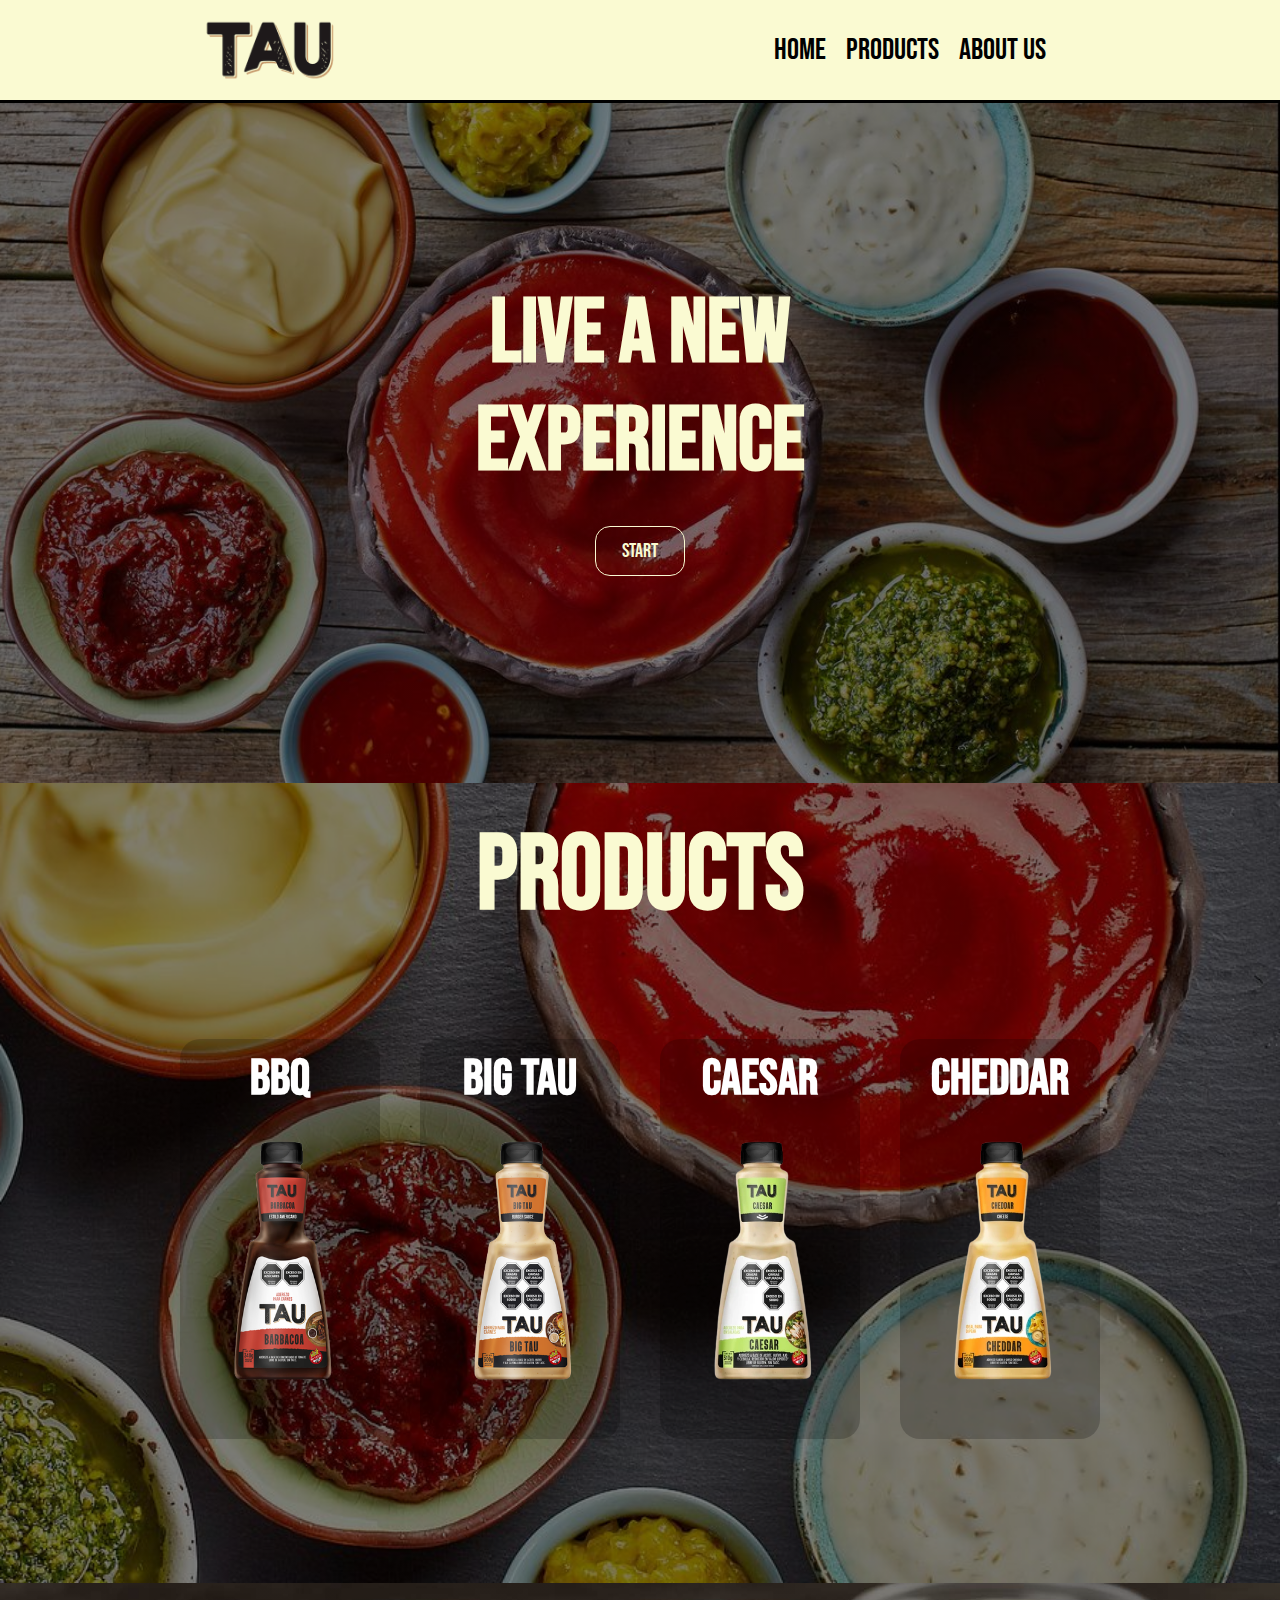
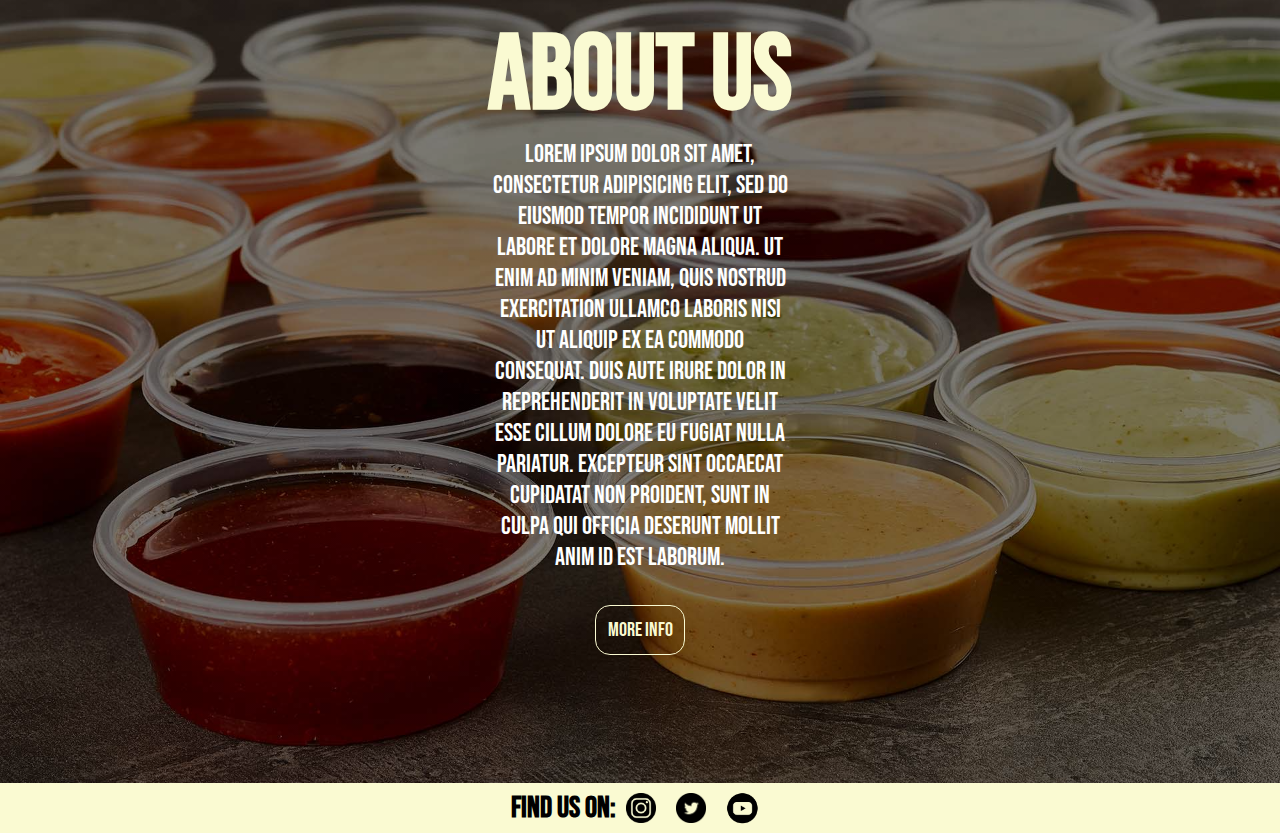
<file: index.html>
<!DOCTYPE html>
<html>
<head>
	<meta charset="utf-8">
	<meta name="viewport" content="width=device-width, initial-scale=1">
	<title>TAU</title>
	<link rel="stylesheet" type="text/css" href="style.css">
	<link rel="icon" type="image/jpg" href="img/logos/favicon.ico"/>
	<link rel="preconnect" href="https://fonts.googleapis.com">
	<link rel="preconnect" href="https://fonts.gstatic.com" crossorigin>
	<link href="https://fonts.googleapis.com/css2?family=Bebas+Neue&display=swap" rel="stylesheet">
</head>
<body>
	<header>
		<img id="logo" src="img/logos/logo.png" href="index.html">
		<img onclick="menu()" id="hamb" src="img/logos/hamb.png">
		<ul id="menudesp">
			<li><a href="index.html">HOME</a></li>
			<li><a href="#products">PRODUCTS</a></li>
			<li><a href="#aboutus">ABOUT US</a></li>
		</ul>
	</header>
	<main>
		<h2>LIVE A NEW <br> EXPERIENCE</h2>
		<a href="#aboutus"><button>START</button></a>
	</main>
	
		<section id="products">
		<h2>PRODUCTS</h2>
		<div id="muestra">
			<div class="prod"> <h3>BBQ</h3><img src="img/products/ad-1.png"></div>
			<div class="prod"> <h3>BIG TAU</h3><img src="img/products/ad-2.png"></div>
			<div class="prod"> <h3>CAESAR</h3><img src="img/products/ad-3.png"></div>
			<div class="prod"> <h3>CHEDDAR</h3><img src="img/products/ad-4.png"></div>
		</div>
	</section>
	<section id="aboutus">
		<h2>ABOUT US</h2>
		<p>Lorem ipsum dolor sit amet, consectetur adipisicing elit, sed do eiusmod
		tempor incididunt ut labore et dolore magna aliqua. Ut enim ad minim veniam,
		quis nostrud exercitation ullamco laboris nisi ut aliquip ex ea commodo
		consequat. Duis aute irure dolor in reprehenderit in voluptate velit esse
		cillum dolore eu fugiat nulla pariatur. Excepteur sint occaecat cupidatat non
		proident, sunt in culpa qui officia deserunt mollit anim id est laborum. </p>
		<a href="#"><button>MORE INFO</button></a>
	</section>
	<footer>
		<h4>FIND US ON: </h4>
		<img id="ig" src="img/logos/ig.png">
		<img id="tw" src="img/logos/tw.png">
		<img id="yt" src="img/logos/yt.png">
	</footer>
	<script type="text/javascript" src="index.js"></script>
</body>
</html>
</file>
<file: style.css>
* {
		margin: 0px;
		padding: 0px;
		scroll-behavior: smooth;
	}

	header {
		background-color: #fafad2/*#C59362*/;
		display: flex;
		justify-content: center;
		align-items: center;
		flex-direction: row;
		text-align: center;
		height: 100px;
		border-bottom: 3px solid black;
	}

	header #logo {
		width: 150px;
		height: 75px;
		margin: 0 auto;
		cursor: pointer;
	}

	header #hamb {
		width: 30px;
		height: 30px;
		margin: 0 auto;
	}

	header ul li {
		font-family: sans-serif;
		font-size: 20px;
		margin: 0px 10px 0px 10px;
		list-style: none;
		font-family: 'Bebas Neue', cursive;
	}

	header ul li a {
		text-decoration: none;
		color: black;
	}

	header ul {
		display: none;
	}

	main {
		background-image: linear-gradient(rgba(0, 0, 0, 0.5), rgba(0, 0, 0, 0.5)),url(img/backgrounds/aderezos.jpg);
		background-position: right;
		background-repeat: no-repeat;
		background-size: cover;
		width: 100%;
		height: 800px;
		display: flex;
		justify-content: center;
		align-items: center;
		font-family: 'Bebas Neue', cursive;
		font-size: 50px;
		color: lightgoldenrodyellow;
		text-align: center;
		flex-direction: column;
	}

	main h2 {
		animation-duration: 1s;
	  animation-name: fadein;
	}

	main button, section button {
		width: 90px;
		height: 50px;
		border: 1px solid #fafad2;
		background-color: transparent;
		color: #fafad2;
		font-family: 'Bebas Neue', cursive;
		font-size: 20px;
		border-radius: 15px;
		margin: 30px;
		cursor: pointer;
	}

	main a, section a {
		text-decoration: none;
		color: #fafad2;
		cursor: pointer;
	}

	main button:hover, section button:hover {
		transition: 0.5s;
		background-color: #fafad2;
		color: black;
	}

	main button a:hover, section button a:hover {
		color: black;
	}

	section {
		background-image:linear-gradient(rgba(0, 0, 0, 0.5), rgba(0, 0, 0, 0.5)), url(img/backgrounds/aderezos2.jpg);
		background-position: right;
		background-repeat: no-repeat;
		background-size: cover;
		width: 100%;
		height: 800px;
		display: flex;
		align-items: center;
		font-family: 'Bebas Neue', cursive;
		font-size: 50px;
		color: lightgoldenrodyellow;
		text-align: center;
		flex-direction: column;
	}

	section h2 {
		margin-top: 30px;
		color: #fafad2;
	}

	section p {
		font-size: 20px;
		width: 300px;
		color: white;
		width: 220px;
	}

	#products {
		background-image: linear-gradient(rgba(0, 0, 0, 0.5), rgba(0, 0, 0, 0.5)), url(img/backgrounds/aderezos3.jpg);
		height: 1900px;
	}

	#muestra {
		display: flex;
		flex-direction: column;
		align-items: center;
		justify-content: center;
	}

	.prod {
		width: 200px;
		height: 400px;
		background-color: rgba(0,0,0,0.2);
		margin: 20px;
		border-radius: 20px;
		border-color: blue;
		overflow: hidden;
		transition: 1.5s ease;
		-webkit-transition: 1.5s ease;	
	}

	.prod img {
		width: 160px;
		height: 300px;
	}

	.prod:hover {
	  cursor:pointer;
	  transform : scale(1.1);
	  -webkit-transform : scale(1.1);
	}

	#muestra h3 {
		color: white;
		margin-top: 10px;
	}

	footer {
		height: 50px;
		background-color: #fafad2;
		font-family: 'Bebas Neue', cursive;
		color: black;
		display: flex;
		justify-content: center;
		align-items: center;
	}

	footer h4 {
		font-size: 20px;
	}

	footer img {
		width: 35px;
		height: 35px;
		margin: 0px 10px 0px 10px;
	}

	footer #tw {
		width: 30px;
		height: 30px;
	}

	footer #yt {
		width: 33px;
		height: 33px;
	}

	footer #ig {
		width: 30px;
		height: 30px;
	}

	@keyframes fadein {
	  from {
	    margin-left: 100%;
	  }

	  to {
	    margin-left: 0%;
	  }
	}

	@media screen and (min-width: 800px) {
	  header {
	  	justify-content: space-around;
	  	height: 100px;
	  	display: flex;
	  	flex-direction: row;
	  }

	  header #logo {
	  	height: 80px;
	  	width: 150px;
	  	margin: 0px;

	  }

	  header #hamb {
	  	display: none;
	  }

	  header ul {
	  	display: flex;
	  	flex-direction: row;
	  	margin: 30px;
	  }

	  header ul li {
	  	font-size: 30px;
	  	cursor: pointer;
	  }

	  header ul li:hover {
	  	color: #FFFFFF;
	  	transition: 1s;
	  }

	  main {
	  	font-size: 60px;
	  	height: 680px;
	  }

	  main button {
	  	cursor: pointer;
	  }

	  section {
		background-image:linear-gradient(rgba(0, 0, 0, 0.5), rgba(0, 0, 0, 0.5)), url(img/backgrounds/aderezos2.jpg);
		background-position: right;
		background-repeat: no-repeat;
		background-size: cover;
		width: 100%;
		height: 800px;
		display: flex;
		align-items: center;
		font-family: 'Bebas Neue', cursive;
		font-size: 70px;
		color: lightgoldenrodyellow;
		text-align: center;
		flex-direction: column;
	}

	section p {
		font-size: 25px;
		width: 300px;
	}

	#products {
		height: 800px;
	}

	#muestra {
		display: flex;
		flex-direction: row;
		align-items: center;
		justify-content: center;
		margin-top: 80px;
	}

	#muestra h3 {
		font-size: 50px;
	}

	footer h4 {
		font-size: 30px;
	}

	footer img {
		margin: 0px 10px 0px 10px;
	}

	footer #tw {
		width: 30px;
		height: 30px;
	}

	footer #yt {
		width: 33px;
		height: 33px;
	}

	footer #ig {
		width: 30px;
		height: 30px;
	}

	 }
</file>
